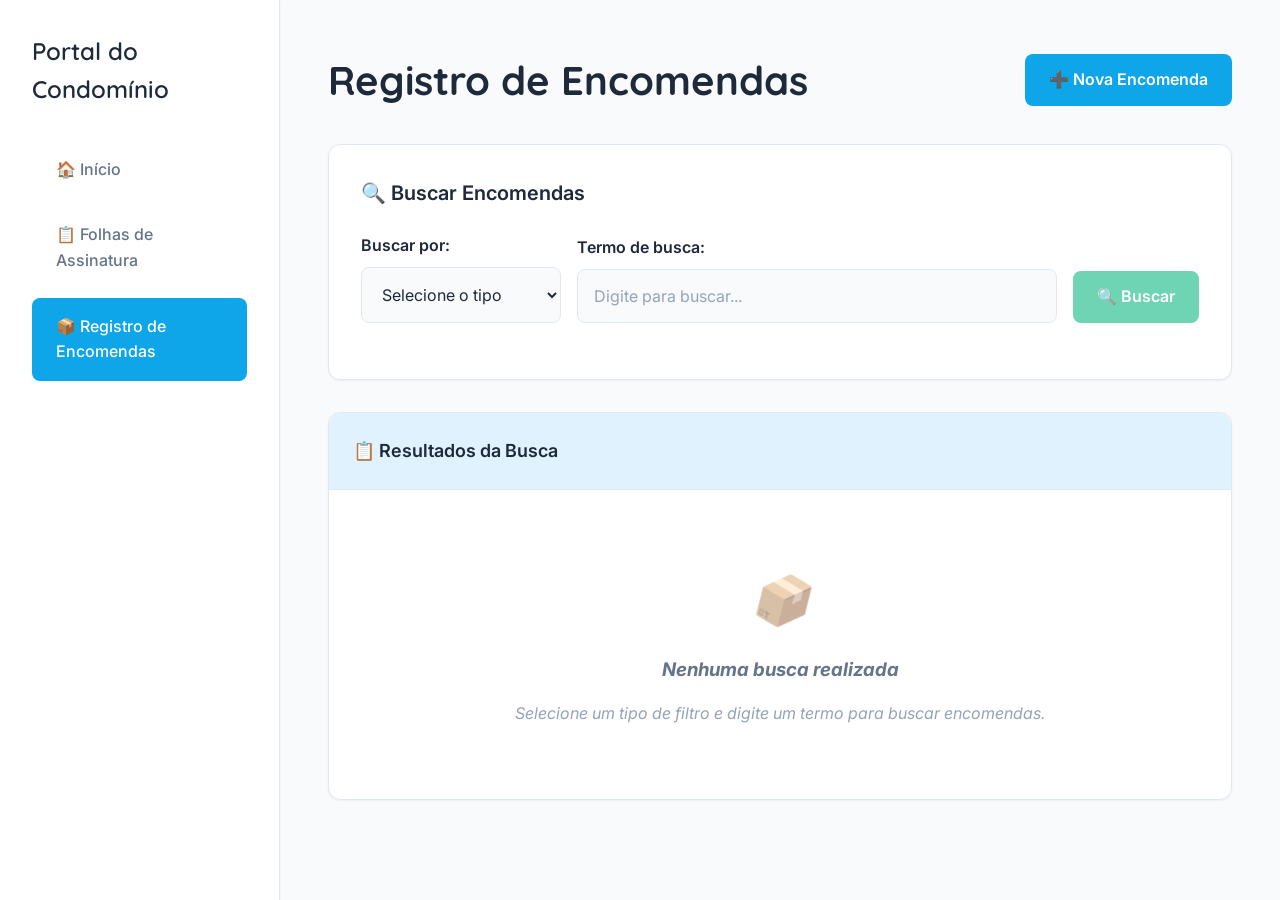
<file: encomendas.html>
<!DOCTYPE html>
<html lang="pt-BR">
<head>
  <meta charset="UTF-8" />
  <meta name="viewport" content="width=device-width, initial-scale=1.0"/>
  <title>Registro de Encomendas</title>
  <link rel="stylesheet" href="css/vars.css">
  <link rel="stylesheet" href="css/style.css">
  <link rel="preconnect" href="https://fonts.googleapis.com">
  <link rel="preconnect" href="https://fonts.gstatic.com" crossorigin>
  <link href="https://fonts.googleapis.com/css2?family=Inter:wght@400;500;600;700&family=Quicksand:wght@400;500;600;700&display=swap" rel="stylesheet">
  <style>
    /* Estilos específicos para encomendas.html */

    .header-actions {
      display: flex;
      justify-content: space-between;
      align-items: center;
      margin-bottom: var(--space-xl);
      flex-wrap: wrap;
      gap: var(--space-md);
    }

    .header-actions h1 {
      margin: 0;
      font-size: 2.5rem;
      font-weight: 700;
      color: var(--color-text-primary);
      font-family: var(--font-secondary);
    }

    .search-section {
      background: var(--color-surface);
      border-radius: var(--border-radius-lg);
      padding: var(--space-xl);
      margin-bottom: var(--space-xl);
      box-shadow: var(--shadow-sm);
      border: 1px solid var(--border-color);
    }

    .search-section h2 {
      margin: 0 0 var(--space-lg) 0;
      font-size: 1.25rem;
      font-weight: 600;
      color: var(--color-text-primary);
    }

    .search-controls {
      display: grid;
      grid-template-columns: 200px 1fr auto; /* Ajustado para melhor controle dos elementos de busca */
      gap: var(--space-md);
      align-items: end; /* Alinha os itens à base */
    }

    .search-controls select,
    .search-controls input {
      padding: var(--space-md);
      border: 1px solid var(--border-color);
      border-radius: var(--border-radius);
      font-size: 1rem;
      font-family: var(--font-primary);
      transition: all var(--transition-fast);
      background: var(--color-background); /* Usar background do body */
      color: var(--color-text-primary);
    }

    .search-controls select:focus,
    .search-controls input:focus {
      outline: none;
      border-color: var(--color-primary);
      box-shadow: 0 0 0 3px var(--color-primary-bg);
    }

    .search-controls input::placeholder {
      color: var(--color-text-muted);
    }

    .results-section {
      background: var(--color-surface);
      border-radius: var(--border-radius-lg);
      overflow: hidden; /* Garante que a tabela não vaze */
      box-shadow: var(--shadow-sm);
      border: 1px solid var(--border-color);
      min-height: 200px; /* Altura mínima para a seção de resultados */
      display: flex; /* Para centralizar o conteúdo de vazio/carregando */
      flex-direction: column; /* Conteúdo em coluna */
    }

    .results-header {
      background: var(--color-primary-bg);
      padding: var(--space-lg);
      border-bottom: 1px solid var(--border-color);
    }

    .results-header h3 {
      margin: 0;
      font-size: 1.125rem;
      font-weight: 600;
      color: var(--color-text-primary);
    }

    .results-content {
      flex-grow: 1; /* Permite que o conteúdo cresça e ocupe o espaço */
      padding: var(--space-lg);
      min-height: 300px; /* Altura mínima para o conteúdo */
      display: flex;
      align-items: center;
      justify-content: center;
      overflow-x: auto; /* Adiciona scroll horizontal para tabelas grandes */
    }

    .results-content.loading,
    .results-content.empty {
      color: var(--color-text-muted);
      font-style: italic;
      text-align: center;
      flex-direction: column;
      gap: var(--space-md);
    }

    .results-content table {
      width: 100%;
      border-collapse: collapse;
      font-size: 0.875rem;
      min-width: 600px; /* Garante que a tabela tenha uma largura mínima para rolagem */
    }

    .results-content th {
      background: var(--color-background); /* Fundo dos cabeçalhos da tabela */
      color: var(--color-text-primary);
      padding: var(--space-md);
      text-align: left;
      font-weight: 600;
      border-bottom: 2px solid var(--border-color);
      position: sticky; /* Fixa o cabeçalho ao rolar a tabela */
      top: 0;
      z-index: 10;
    }

    .results-content td {
      padding: var(--space-md);
      border-bottom: 1px solid var(--border-color);
      color: var(--color-text-secondary);
      vertical-align: middle;
    }

    .results-content tr:hover {
      background: var(--color-surface-hover);
    }

    .results-content tr:last-child td {
      border-bottom: none;
    }

    .status-badge {
      padding: var(--space-xs) var(--space-sm);
      border-radius: var(--border-radius);
      font-size: 0.75rem;
      font-weight: 600;
      text-transform: uppercase;
      letter-spacing: 0.5px;
    }

    /* Cores dos badges de status - usar as variáveis do vars.css */
    .status-badge.cadastrado { /* Renomeado de 'ativo' para 'cadastrado' conforme o CSV */
      background: var(--color-info); /* Cor de informação, azul */
      color: var(--color-text-inverse);
    }

    .status-badge.entregue {
      background: var(--color-secondary); /* Cor de sucesso, verde */
      color: var(--color-text-inverse);
    }

    .status-badge.pendente { /* Se houver um status "pendente" */
      background: var(--color-warning); /* Cor de aviso, laranja */
      color: var(--color-text-inverse);
    }

    .btn-action {
      /* Estilos para o botão de ação dentro da tabela */
      padding: var(--space-sm) var(--space-md);
      font-size: 0.875rem;
      border-radius: var(--border-radius);
      border: none;
      cursor: pointer;
      transition: all var(--transition-fast);
      font-weight: 500;
      text-decoration: none;
      display: inline-flex;
      align-items: center;
      gap: var(--space-xs);
    }

    .btn-action.btn-baixa {
      background: var(--color-primary);
      color: var(--color-text-inverse);
    }

    .btn-action.btn-baixa:hover {
      background: var(--color-primary-dark);
      transform: translateY(-1px);
    }

    .btn-action.btn-baixa:disabled {
      background: var(--color-text-muted);
      cursor: not-allowed;
      transform: none;
      box-shadow: none;
      opacity: 0.7;
    }

    .empty-state {
      text-align: center;
      padding: var(--space-2xl);
    }

    .empty-state .icon {
      font-size: 3rem;
      margin-bottom: var(--space-md);
      opacity: 0.5;
    }

    .empty-state h3 {
      margin: 0 0 var(--space-md) 0;
      color: var(--color-text-secondary);
    }

    .empty-state p {
      margin: 0;
      color: var(--color-text-muted);
    }

    .loading-spinner {
      border: 3px solid var(--color-primary-bg);
      border-top: 3px solid var(--color-primary);
      border-radius: 50%;
      width: 40px;
      height: 40px;
      animation: spin 1s linear infinite;
      margin: 0 auto var(--space-md);
    }

    @keyframes spin {
      0% { transform: rotate(0deg); }
      100% { transform: rotate(360deg); }
    }

    .error-message {
      background: var(--color-error); /* Usar a cor de erro */
      color: var(--color-text-inverse);
      padding: var(--space-lg);
      border-radius: var(--border-radius);
      border: 1px solid var(--color-error);
      margin: var(--space-md) 0;
    }

    .success-message {
      background: var(--color-secondary-bg); /* Usar o background de sucesso */
      color: var(--color-secondary-dark); /* Usar a cor de texto de sucesso */
      padding: var(--space-lg);
      border-radius: var(--border-radius);
      border: 1px solid var(--color-secondary-light);
      margin: var(--space-md) 0;
    }

    /* Modal melhorado - já presente no style.css, apenas ajustes finos ou sobreescritas */
    .modal-overlay {
      animation: fadeIn 0.3s ease-out; /* Já presente, apenas garantindo */
    }

    .modal-content {
      animation: slideIn 0.3s ease-out; /* Já presente, apenas garantindo */
    }

    .modal-header {
      background: var(--color-primary-bg); /* Fundo do cabeçalho do modal */
      border-radius: var(--border-radius-xl) var(--border-radius-xl) 0 0; /* Bordas arredondadas no topo */
      padding: var(--space-xl); /* Ajuste de padding */
      border-bottom: 1px solid var(--border-color); /* Separador */
    }

    .modal-header h2 {
      margin: 0;
      font-size: 1.5rem;
      font-weight: 600;
      color: var(--color-text-primary);
    }

    .modal-body {
      padding: var(--space-xl);
    }

    .modal-form {
      display: flex;
      flex-direction: column;
      gap: var(--space-lg);
    }

    .form-row {
      display: grid;
      grid-template-columns: 1fr 1fr;
      gap: var(--space-md);
    }

    .form-group {
      display: flex;
      flex-direction: column;
    }

    .form-group label {
      margin-bottom: var(--space-sm);
      font-weight: 600;
      color: var(--color-text-primary);
    }

    .form-group input,
    .form-group textarea {
      padding: var(--space-md);
      border: 1px solid var(--border-color);
      border-radius: var(--border-radius);
      font-size: 1rem;
      font-family: var(--font-primary);
      transition: all var(--transition-fast);
      background: var(--color-background); /* Usar background do body */
      color: var(--color-text-primary);
    }

    .form-group input:focus,
    .form-group textarea:focus {
      outline: none;
      border-color: var(--color-primary);
      box-shadow: 0 0 0 3px var(--color-primary-bg);
    }

    .form-group textarea {
      resize: vertical;
      min-height: 80px;
    }

    .form-actions {
      display: flex;
      gap: var(--space-md);
      justify-content: flex-end;
      padding-top: var(--space-lg);
      border-top: 1px solid var(--border-color);
    }

    /* Responsividade - já presente, apenas garantindo */
    @media (max-width: 768px) {
      .header-actions {
        flex-direction: column;
        align-items: stretch;
      }

      .header-actions h1 {
        font-size: 2rem;
        text-align: center;
      }

      .search-controls {
        grid-template-columns: 1fr;
        gap: var(--space-md);
      }

      .form-row {
        grid-template-columns: 1fr;
      }

      .form-actions {
        flex-direction: column;
      }

      .results-content {
        overflow-x: auto;
      }

      .results-content table {
        min-width: 600px;
      }
    }
  </style>
</head>
<body class="layout">
  <button class="menu-toggle" id="menuToggle">☰</button>
  
  <aside class="sidebar" id="sidebar">
    <h2>Portal do Condomínio</h2>
    <nav>
      <ul>
        <li><a href="index.html">🏠 Início</a></li>
        <li><a href="folhas.html">📋 Folhas de Assinatura</a></li>
        <li><a href="encomendas.html" class="active">📦 Registro de Encomendas</a></li>
      </ul>
    </nav>
  </aside>

  <main class="main-content fade-in">
    <div class="header-actions">
      <h1>Registro de Encomendas</h1>
      <button class="btn btn-primary" id="btnNovaEncomenda">
        ➕ Nova Encomenda
      </button>
    </div>

    <div class="search-section card"> <h2>🔍 Buscar Encomendas</h2>
      <div class="search-controls">
        <div class="form-group">
          <label for="filtroTipo">Buscar por:</label>
          <select id="filtroTipo" class="form-control"> <option value="">Selecione o tipo</option>
            <option value="identificador">Identificador</option>
            <option value="destinatario">Destinatário</option>
            <option value="unidade">Unidade</option>
          </select>
        </div>
        
        <div class="form-group">
          <label for="campoBusca">Termo de busca:</label>
          <input type="text" id="campoBusca" placeholder="Digite para buscar..." disabled class="form-control">
        </div>
        
        <div class="form-group">
          <label for="btnBuscar" style="visibility: hidden;">Ação</label> 
          <button class="btn btn-secondary" id="btnBuscar" disabled>
            🔍 Buscar
          </button>
        </div>
      </div>
    </div>

    <div class="results-section table-container"> <div class="results-header">
        <h3>📋 Resultados da Busca</h3>
      </div>
      <div class="results-content empty" id="resultados">
        <div class="empty-state">
          <div class="icon">📦</div>
          <h3>Nenhuma busca realizada</h3>
          <p>Selecione um tipo de filtro e digite um termo para buscar encomendas.</p>
        </div>
      </div>
    </div>
  </main>

  <div class="modal-overlay" id="modalForm">
    <div class="modal-content">
      <div class="modal-header">
        <h2>📦 Nova Encomenda</h2>
        <button class="btn btn-outline btn-sm" id="btnFecharModal">✕ Fechar</button>
      </div>
      <div class="modal-body">
        <form class="modal-form" id="formEncomenda">
          <div class="form-row">
            <div class="form-group">
              <label for="remetente">Remetente *</label>
              <input type="text" id="remetente" name="remetente" required>
            </div>
            <div class="form-group">
              <label for="destinatario">Destinatário *</label>
              <input type="text" id="destinatario" name="destinatario" required>
            </div>
          </div>
          
          <div class="form-row">
            <div class="form-group">
              <label for="tipo">Tipo *</label>
              <input type="text" id="tipo" name="tipo" required>
            </div>
            <div class="form-group">
              <label for="identificador">Identificador *</label>
              <input type="text" id="identificador" name="identificador" required>
            </div>
          </div>
          
          <div class="form-group">
            <label for="observacao">Observação</label>
            <textarea id="observacao" name="observacao" rows="3" placeholder="Informações adicionais sobre a encomenda..."></textarea>
          </div>
          
          <input type="hidden" name="carimbo" id="dataCadastro">
          
          <div class="form-actions">
            <button type="button" class="btn btn-outline" id="btnCancelar">Cancelar</button>
            <button type="submit" class="btn btn-primary" id="btnSubmit">
              📤 Registrar Encomenda
            </button>
          </div>
        </form>
        
        <div id="msgSucesso" class="success-message" style="display: none;">
          ✅ Encomenda registrada com sucesso!
        </div>
        
        <div id="msgErro" class="error-message" style="display: none;">
          ❌ Erro ao registrar encomenda. Tente novamente.
        </div>
      </div>
    </div>
  </div>

  <script>
    // Configurações
    const CONFIG = {
      csvURL: "https://docs.google.com/spreadsheets/d/e/2PACX-1vQDrmqNR9BEgPo1hWtq5uEj6282P6zEBB3w2iIOXhwIIhFE1R5olVB_S1bP-3F_u3iGkSFjCchFolYr/pub?output=csv",
      formBaixaURL: "https://docs.google.com/forms/d/e/1FAIpQLSfnWApRVsslQZQ8tcJZuKi6pP0lAEVKe1eU__mixDTMf1OGYQ/viewform",
      scriptURL: "https://script.google.com/macros/s/AKfycbyGrFMv4k9IqNVOB4vzo0brf0jne1zvbj0AGx26Rn3_NbFJvotP-y8hr8nttKtAztkd/exec"
    };

    // Elementos DOM
    const elementos = {
      filtroTipo: document.getElementById("filtroTipo"),
      campoBusca: document.getElementById("campoBusca"),
      btnBuscar: document.getElementById("btnBuscar"),
      resultados: document.getElementById("resultados"),
      btnNovaEncomenda: document.getElementById("btnNovaEncomenda"),
      modal: document.getElementById("modalForm"),
      btnFecharModal: document.getElementById("btnFecharModal"),
      btnCancelar: document.getElementById("btnCancelar"),
      form: document.getElementById("formEncomenda"),
      btnSubmit: document.getElementById("btnSubmit"),
      msgSucesso: document.getElementById("msgSucesso"),
      msgErro: document.getElementById("msgErro"),
      dataCadastro: document.getElementById("dataCadastro"),
      menuToggle: document.getElementById("menuToggle"),
      sidebar: document.getElementById("sidebar")
    };

    // Estado da aplicação
    let dadosCache = [];
    let buscando = false;

    // Inicialização
    document.addEventListener('DOMContentLoaded', function() {
      inicializarEventos();
    });

    function inicializarEventos() {
      // Menu mobile
      elementos.menuToggle.addEventListener('click', () => {
        elementos.sidebar.classList.toggle('active');
      });

      document.addEventListener('click', (e) => {
        if (window.innerWidth <= 768 && 
            !elementos.sidebar.contains(e.target) && 
            !elementos.menuToggle.contains(e.target)) {
          elementos.sidebar.classList.remove('active');
        }
      });

      // Filtros
      elementos.filtroTipo.addEventListener('change', aoMudarFiltro);
      elementos.campoBusca.addEventListener('input', aoDigitarBusca);
      elementos.campoBusca.addEventListener('keypress', (e) => {
        if (e.key === 'Enter') {
          e.preventDefault();
          buscarEncomendas();
        }
      });
      elementos.btnBuscar.addEventListener('click', buscarEncomendas);

      // Modal
      elementos.btnNovaEncomenda.addEventListener('click', abrirModal);
      elementos.btnFecharModal.addEventListener('click', fecharModal);
      elementos.btnCancelar.addEventListener('click', fecharModal);
      elementos.form.addEventListener('submit', enviarFormulario);

      // Fechar modal ao clicar fora
      elementos.modal.addEventListener('click', (e) => {
        if (e.target === elementos.modal) {
          fecharModal();
        }
      });
    }

    function aoMudarFiltro() {
      const tipoSelecionado = elementos.filtroTipo.value;
      
      if (tipoSelecionado) {
        elementos.campoBusca.disabled = false;
        elementos.campoBusca.placeholder = `Digite o ${tipoSelecionado}...`;
        elementos.campoBusca.focus();
        atualizarBotaoBusca();
      } else {
        elementos.campoBusca.disabled = true;
        elementos.campoBusca.value = '';
        elementos.campoBusca.placeholder = 'Digite para buscar...';
        elementos.btnBuscar.disabled = true;
        mostrarEstadoVazio();
      }
    }

    function aoDigitarBusca() {
      atualizarBotaoBusca();
    }

    function atualizarBotaoBusca() {
      const temTipo = elementos.filtroTipo.value;
      const temTermo = elementos.campoBusca.value.trim();
      elementos.btnBuscar.disabled = !temTipo || !temTermo || buscando;
    }

    async function buscarEncomendas() {
      if (buscando) return;
      
      const tipoFiltro = elementos.filtroTipo.value;
      const termo = elementos.campoBusca.value.trim();
      
      if (!tipoFiltro || !termo) {
        mostrarErro('Selecione um tipo de filtro e digite um termo para buscar.');
        return;
      }

      buscando = true;
      mostrarCarregando();
      atualizarBotaoBusca();

      try {
        const dados = await carregarDados();
        const resultados = filtrarDados(dados, tipoFiltro, termo);
        mostrarResultados(resultados);
      } catch (error) {
        console.error('Erro ao buscar:', error);
        mostrarErro('Erro ao carregar dados. Verifique sua conexão.');
      } finally {
        buscando = false;
        atualizarBotaoBusca();
      }
    }

    async function carregarDados() {
      try {
        const response = await fetch(CONFIG.csvURL);
        if (!response.ok) throw new Error('Erro ao carregar dados');
        
        const csvText = await response.text();
        return parseCSV(csvText);
      } catch (error) {
        throw new Error('Falha ao carregar dados do servidor');
      }
    }

    function parseCSV(csvText) {
      const linhas = csvText.trim().split('\n');
      if (linhas.length < 2) return [];
      
      const cabecalho = linhas[0].split(',').map(col => col.trim().replace(/"/g, ''));
      const dados = [];
      
      for (let i = 1; i < linhas.length; i++) {
        const linha = linhas[i];
        const valores = parseCSVLine(linha);
        
        if (valores.length === cabecalho.length) {
          const obj = {};
          cabecalho.forEach((col, index) => {
            obj[col] = valores[index]?.trim().replace(/"/g, '') || '';
          });
          dados.push(obj);
        }
      }
      
      return dados;
    }

    function parseCSVLine(linha) {
      const resultado = [];
      let atual = '';
      let dentroAspas = false;
      
      for (let i = 0; i < linha.length; i++) {
        const char = linha[i];
        
        if (char === '"') {
          dentroAspas = !dentroAspas;
        } else if (char === ',' && !dentroAspas) {
          resultado.push(atual);
          atual = '';
        } else {
          atual += char;
        }
      }
      
      resultado.push(atual);
      return resultado;
    }

    function filtrarDados(dados, tipo, termo) {
      const termoUpper = termo.toUpperCase();
      const campoMap = {
        'identificador': 'Identificador',
        'destinatario': 'Destinatário',
        'unidade': 'Unidade Condominial'
      };
      
      const campo = campoMap[tipo];
      if (!campo) return [];
      
      return dados.filter(item => 
        item[campo] && item[campo].toUpperCase().includes(termoUpper)
      );
    }

    function mostrarCarregando() {
      elementos.resultados.className = 'results-content loading';
      elementos.resultados.innerHTML = `
        <div>
          <div class="loading-spinner"></div>
          <p>Buscando encomendas...</p>
        </div>
      `;
    }

    function mostrarResultados(dados) {
      elementos.resultados.className = 'results-content';
      
      if (dados.length === 0) {
        elementos.resultados.innerHTML = `
          <div class="empty-state">
            <div class="icon">🔍</div>
            <h3>Nenhuma encomenda encontrada</h3>
            <p>Tente buscar com outros termos ou verifique a ortografia.</p>
          </div>
        `;
        return;
      }

      const html = gerarTabelaResultados(dados);
      elementos.resultados.innerHTML = html;
    }

    function gerarTabelaResultados(dados) {
      const colunas = [
        { key: 'Data de cadastro', label: 'Data' },
        { key: 'Status', label: 'Status' },
        { key: 'Identificador', label: 'Identificador' },
        { key: 'Unidade Condominial', label: 'Unidade' },
        { key: 'Remetente', label: 'Remetente' },
        { key: 'Destinatário', label: 'Destinatário' },
        { key: 'acoes', label: 'Ações' }
      ];

      let html = '<table><thead><tr>';
      colunas.forEach(col => {
        html += `<th>${col.label}</th>`;
      });
      html += '</tr></thead><tbody>';

      dados.forEach(item => {
        html += '<tr>';
        colunas.forEach(col => {
          if (col.key === 'acoes') {
            const isEntregue = item['Status']?.toLowerCase() === 'entregue';
            const desabilitado = isEntregue ? 'disabled' : '';
            html += `
              <td>
                <button class="btn-action btn-baixa" 
                        onclick="darBaixa('${item['Identificador']}')" 
                        ${desabilitado}>
                  ${isEntregue ? 'Entregue' : '📤 Dar Baixa'}
                </button>
              </td>
            `;
          } else if (col.key === 'Status') {
            const status = item[col.key]?.toLowerCase() || 'cadastrado'; // Default para 'cadastrado'
            html += `
              <td>
                <span class="status-badge ${status}">
                  ${item[col.key] || 'Cadastrado'}
                </span>
              </td>
            `;
          } else {
            html += `<td>${item[col.key] || '-'}</td>`;
          }
        });
        html += '</tr>';
      });

      html += '</tbody></table>';
      return html;
    }

    function mostrarEstadoVazio() {
      elementos.resultados.className = 'results-content empty';
      elementos.resultados.innerHTML = `
        <div class="empty-state">
          <div class="icon">📦</div>
          <h3>Nenhuma busca realizada</h3>
          <p>Selecione um tipo de filtro e digite um termo para buscar encomendas.</p>
        </div>
      `;
    }

    function mostrarErro(mensagem) {
      elementos.resultados.className = 'results-content empty';
      elementos.resultados.innerHTML = `
        <div class="empty-state">
          <div class="icon">❌</div>
          <h3>Erro</h3>
          <p>${mensagem}</p>
        </div>
      `;
    }

    function darBaixa(identificador) {
      if (!identificador) {
        alert('Identificador não encontrado.');
        return;
      }
      
      const url = `${CONFIG.formBaixaURL}?usp=pp_url&entry.1752641806=${encodeURIComponent(identificador)}`;
      window.open(url, '_blank');
    }

    function abrirModal() {
      elementos.dataCadastro.value = new Date().toLocaleString("pt-BR");
      elementos.modal.style.display = 'flex';
      elementos.form.reset();
      elementos.msgSucesso.style.display = 'none';
      elementos.msgErro.style.display = 'none';
      
      // Foco no primeiro campo
      setTimeout(() => {
        document.getElementById('remetente').focus();
      }, 100);
    }

    function fecharModal() {
      elementos.modal.style.display = 'none';
      elementos.form.reset();
      elementos.msgSucesso.style.display = 'none';
      elementos.msgErro.style.display = 'none';
    }

    async function enviarFormulario(event) {
      event.preventDefault();

      elementos.btnSubmit.disabled = true;
      elementos.btnSubmit.textContent = 'Registrando...';
      elementos.msgSucesso.style.display = 'none';
      elementos.msgErro.style.display = 'none';

      const dados = new FormData(elementos.form);
      const json = Object.fromEntries(dados.entries());

      try {
        const response = await fetch(CONFIG.scriptURL, {
          method: "POST",
          headers: { "Content-Type": "application/json" },
          body: JSON.stringify(json)
        });

        if (!response.ok) {
          throw new Error(`Erro HTTP: ${response.status}`);
        }
        
        elementos.msgSucesso.style.display = 'block';
        elementos.form.reset();
        // Opcional: recarregar a busca após o registro se o modal fechar automaticamente
        // setTimeout(() => { fecharModal(); buscarEncomendas(); }, 1500); 

      } catch (err) {
        console.error("Erro ao enviar formulário:", err);
        elementos.msgErro.style.display = 'block';
        alert("Erro ao registrar encomenda. Verifique sua conexão ou fale com o administrador.");
      } finally {
        elementos.btnSubmit.disabled = false;
        elementos.btnSubmit.textContent = '📤 Registrar Encomenda';
      }
    }
  </script>
</body>
</html>
</file>
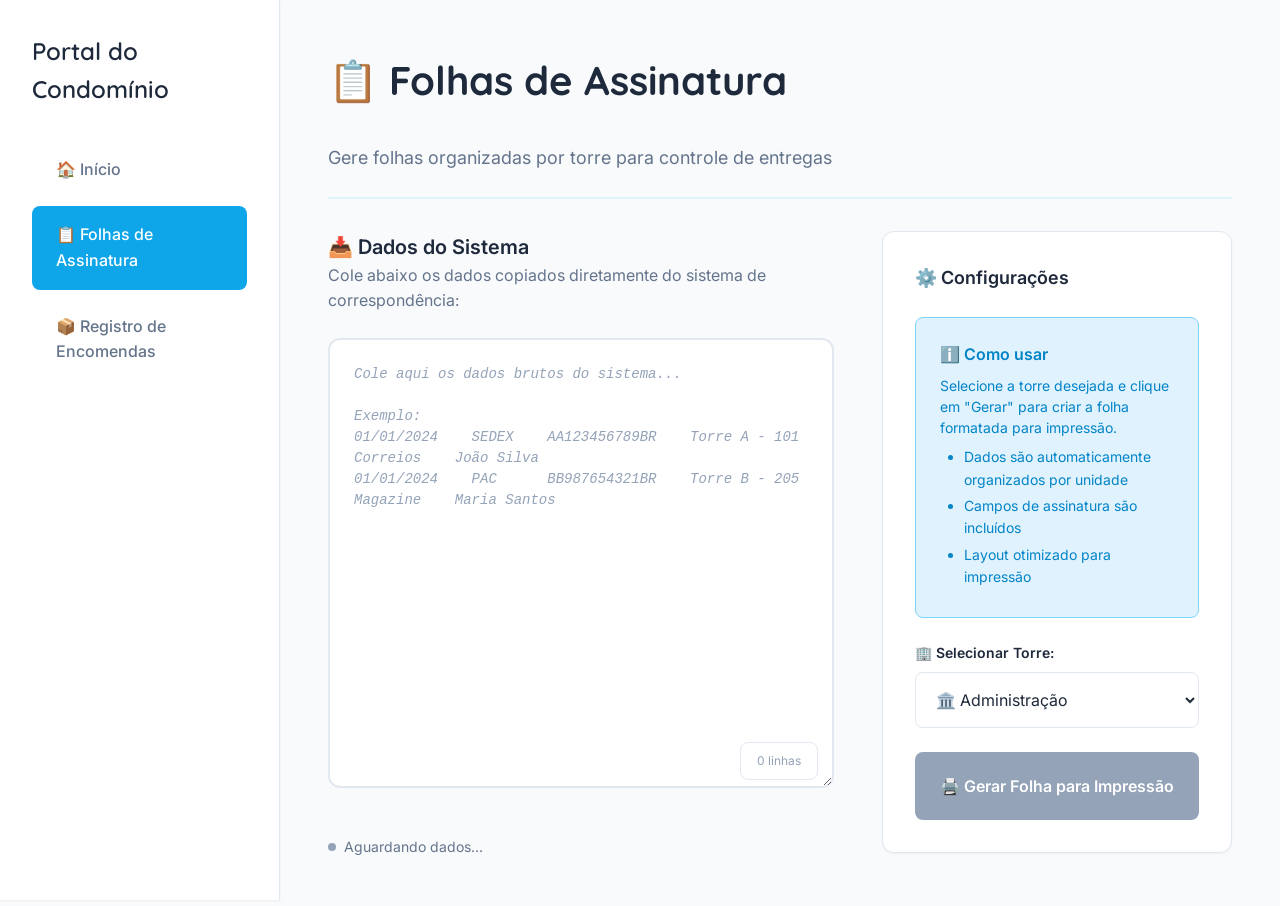
<file: folhas.html>
<!DOCTYPE html>
<html lang="pt-BR">
<head>
  <meta charset="UTF-8" />
  <meta name="viewport" content="width=device-width, initial-scale=1.0"/>
  <title>Folhas de Assinatura - Portal do Condomínio</title>
  <link rel="stylesheet" href="css/vars.css">
  <link rel="stylesheet" href="css/style.css">
  <link rel="preconnect" href="https://fonts.googleapis.com">
  <link rel="preconnect" href="https://fonts.gstatic.com" crossorigin>
  <link href="https://fonts.googleapis.com/css2?family=Inter:wght@400;500;600;700&family=Quicksand:wght@400;500;600;700&display=swap" rel="stylesheet">
  <style>
    .folha-header {
      display: flex;
      justify-content: space-between;
      align-items: center;
      margin-bottom: var(--space-xl);
      padding-bottom: var(--space-lg);
      border-bottom: 2px solid var(--color-primary-bg);
    }
    
    .folha-title {
      font-size: 2.25rem;
      font-weight: 700;
      color: var(--color-text-primary);
      margin: 0;
      display: flex;
      align-items: center;
      gap: var(--space-md);
    }
    
    .folha-subtitle {
      color: var(--color-text-secondary);
      font-size: 1.125rem;
      margin: var(--space-sm) 0 0 0;
    }
    
    .folha-container {
      display: grid;
      grid-template-columns: 1fr 350px;
      gap: var(--space-2xl);
      margin-top: var(--space-xl);
    }
    
    .input-section {
      display: flex;
      flex-direction: column;
      gap: var(--space-lg);
    }
    
    .input-section h3 {
      font-size: 1.25rem;
      font-weight: 600;
      color: var(--color-text-primary);
      margin: 0;
      display: flex;
      align-items: center;
      gap: var(--space-sm);
    }
    
    .input-section p {
      color: var(--color-text-secondary);
      margin: 0;
      line-height: 1.6;
    }
    
    .textarea-container {
      position: relative;
      flex: 1;
    }
    
    .textarea-container textarea {
      width: 100%;
      height: 450px;
      background: var(--color-surface);
      border: 2px solid var(--border-color);
      border-radius: var(--border-radius-lg);
      resize: vertical;
      padding: var(--space-lg);
      font-size: 14px;
      font-family: 'Fira Code', 'Monaco', 'Menlo', monospace;
      color: var(--color-text-primary);
      transition: all var(--transition-fast);
      line-height: 1.5;
      min-height: 300px;
    }
    
    .textarea-container textarea:focus {
      outline: none;
      border-color: var(--color-primary);
      box-shadow: 0 0 0 3px var(--color-primary-bg);
    }
    
    .textarea-container textarea::placeholder {
      color: var(--color-text-muted);
      font-style: italic;
    }
    
    .textarea-info {
      position: absolute;
      bottom: var(--space-md);
      right: var(--space-md);
      background: var(--color-surface);
      color: var(--color-text-muted);
      padding: var(--space-sm) var(--space-md);
      border-radius: var(--border-radius);
      font-size: 0.75rem;
      border: 1px solid var(--border-color);
      pointer-events: none;
    }
    
    .controls-section {
      background: var(--color-surface);
      border: 1px solid var(--border-color);
      border-radius: var(--border-radius-lg);
      padding: var(--space-xl);
      height: fit-content;
      box-shadow: var(--shadow-sm);
    }
    
    .controls-section h3 {
      font-size: 1.125rem;
      font-weight: 600;
      color: var(--color-text-primary);
      margin: 0 0 var(--space-lg) 0;
      display: flex;
      align-items: center;
      gap: var(--space-sm);
    }
    
    .form-group {
      margin-bottom: var(--space-lg);
    }
    
    .form-group label {
      display: block;
      margin-bottom: var(--space-sm);
      font-weight: 600;
      color: var(--color-text-primary);
      font-size: 0.875rem;
    }
    
    .form-group select {
      width: 100%;
      padding: var(--space-md);
      border: 1px solid var(--border-color);
      border-radius: var(--border-radius);
      font-size: 1rem;
      font-family: var(--font-primary);
      transition: all var(--transition-fast);
      background: var(--color-surface);
      color: var(--color-text-primary);
      cursor: pointer;
    }
    
    .form-group select:focus {
      outline: none;
      border-color: var(--color-primary);
      box-shadow: 0 0 0 3px var(--color-primary-bg);
    }
    
    .form-group select option {
      padding: var(--space-sm);
    }
    
    .generate-btn {
      width: 100%;
      padding: var(--space-lg);
      background: var(--color-primary);
      color: var(--color-text-inverse);
      border: none;
      border-radius: var(--border-radius);
      font-size: 1rem;
      font-weight: 600;
      cursor: pointer;
      transition: all var(--transition-fast);
      display: flex;
      align-items: center;
      justify-content: center;
      gap: var(--space-sm);
      font-family: var(--font-primary);
      min-height: 48px;
    }
    
    .generate-btn:hover {
      background: var(--color-primary-dark);
      transform: translateY(-2px);
      box-shadow: var(--shadow-md);
    }
    
    .generate-btn:active {
      transform: translateY(0);
    }
    
    .generate-btn:disabled {
      background: var(--color-text-muted);
      cursor: not-allowed;
      transform: none;
    }
    
    .info-card {
      background: var(--color-primary-bg);
      border: 1px solid var(--color-primary-light);
      border-radius: var(--border-radius);
      padding: var(--space-lg);
      margin-bottom: var(--space-lg);
    }
    
    .info-card h4 {
      font-size: 1rem;
      font-weight: 600;
      color: var(--color-primary-dark);
      margin: 0 0 var(--space-sm) 0;
    }
    
    .info-card p {
      color: var(--color-primary-dark);
      margin: 0;
      font-size: 0.875rem;
      line-height: 1.5;
    }
    
    .info-card ul {
      margin: var(--space-sm) 0 0 0;
      padding-left: var(--space-lg);
      color: var(--color-primary-dark);
      font-size: 0.875rem;
    }
    
    .info-card li {
      margin-bottom: var(--space-xs);
    }
    
    .status-indicator {
      display: flex;
      align-items: center;
      gap: var(--space-sm);
      margin-top: var(--space-md);
      font-size: 0.875rem;
      color: var(--color-text-secondary);
    }
    
    .status-dot {
      width: 8px;
      height: 8px;
      border-radius: 50%;
      background: var(--color-text-muted);
    }
    
    .status-dot.ready {
      background: var(--color-success);
    }
    
    /* Responsividade */
    @media (max-width: 1024px) {
      .folha-container {
        grid-template-columns: 1fr;
        gap: var(--space-xl);
      }
      
      .controls-section {
        order: -1;
      }
    }
    
    @media (max-width: 768px) {
      .folha-header {
        flex-direction: column;
        align-items: flex-start;
        gap: var(--space-md);
      }
      
      .folha-title {
        font-size: 1.875rem;
      }
      
      .textarea-container textarea {
        height: 350px;
      }
      
      .controls-section {
        padding: var(--space-lg);
      }
    }
    
    @media (max-width: 480px) {
      .folha-title {
        font-size: 1.5rem;
      }
      
      .textarea-container textarea {
        height: 300px;
        font-size: 12px;
      }
    }
  </style>
</head>
<body class="layout">
  <button class="menu-toggle" id="menuToggle">☰</button>
  
  <aside class="sidebar" id="sidebar">
    <h2>Portal do Condomínio</h2>
    <nav>
      <ul>
        <li><a href="index.html">🏠 Início</a></li>
        <li><a href="folhas.html" class="active">📋 Folhas de Assinatura</a></li>
        <li><a href="encomendas.html">📦 Registro de Encomendas</a></li>
      </ul>
    </nav>
  </aside>
  
  <main class="main-content">
    <div class="fade-in">
      <div class="folha-header">
        <div>
          <h1 class="folha-title">
            📋 Folhas de Assinatura
          </h1>
          <p class="folha-subtitle">Gere folhas organizadas por torre para controle de entregas</p>
        </div>
      </div>
      
      <div class="folha-container">
        <div class="input-section">
          <div>
            <h3>📥 Dados do Sistema</h3>
            <p>Cole abaixo os dados copiados diretamente do sistema de correspondência:</p>
          </div>
          
          <div class="textarea-container">
            <textarea 
              id="entrada" 
              placeholder="Cole aqui os dados brutos do sistema...&#10;&#10;Exemplo:&#10;01/01/2024    SEDEX    AA123456789BR    Torre A - 101    Correios    João Silva&#10;01/01/2024    PAC      BB987654321BR    Torre B - 205    Magazine    Maria Santos"
            ></textarea>
            <div class="textarea-info" id="textareaInfo">
              0 linhas
            </div>
          </div>
          
          <div class="status-indicator">
            <div class="status-dot" id="statusDot"></div>
            <span id="statusText">Aguardando dados...</span>
          </div>
        </div>
        
        <div class="controls-section">
          <h3>⚙️ Configurações</h3>
          
          <div class="info-card">
            <h4>ℹ️ Como usar</h4>
            <p>Selecione a torre desejada e clique em "Gerar" para criar a folha formatada para impressão.</p>
            <ul>
              <li>Dados são automaticamente organizados por unidade</li>
              <li>Campos de assinatura são incluídos</li>
              <li>Layout otimizado para impressão</li>
            </ul>
          </div>
          
          <div class="form-group">
            <label for="torre">🏢 Selecionar Torre:</label>
            <select id="torre">
              <option value="ADMINISTRACAO">🏛️ Administração</option>
              <option value="TORRE A">🏢 Torre A</option>
              <option value="TORRE B">🏢 Torre B</option>
              <option value="TORRE C">🏢 Torre C</option>
              <option value="TORRE D">🏢 Torre D</option>
              <option value="TORRE E">🏢 Torre E</option>
            </select>
          </div>
          
          <button class="generate-btn" onclick="gerarTabela()" id="generateBtn" disabled>
            🖨️ Gerar Folha para Impressão
          </button>
        </div>
      </div>
    </div>
  </main>
  
  <div id="fallbackArea" style="display: none;"></div>
  
  <script src="js/folhas.js"></script>
</body>
</html>
</file>
<file: css/vars.css>
:root {
  /* Fontes */
  --font-primary: "Inter", -apple-system, BlinkMacSystemFont, "Segoe UI", Roboto, sans-serif;
  --font-secondary: "Quicksand", sans-serif;
  
  /* Paleta de cores moderna */
  --color-background: #f8fafc;
  --color-surface: #ffffff;
  --color-surface-hover: #f1f5f9;
  
  --color-primary: #0ea5e9;
  --color-primary-dark: #0284c7;
  --color-primary-light: #7dd3fc;
  --color-primary-bg: #e0f2fe;
  
  --color-secondary: #10b981;
  --color-secondary-dark: #059669;
  --color-secondary-light: #6ee7b7;
  --color-secondary-bg: #d1fae5;
  
  --color-accent: #8b5cf6;
  --color-accent-dark: #7c3aed;
  
  /* Cores de texto */
  --color-text-primary: #1e293b;
  --color-text-secondary: #64748b;
  --color-text-muted: #94a3b8;
  --color-text-inverse: #ffffff;
  
  /* Cores de status */
  --color-success: #10b981;
  --color-warning: #f59e0b;
  --color-error: #ef4444;
  --color-info: #0ea5e9;
  
  /* Bordas e sombras */
  --border-radius: 8px;
  --border-radius-lg: 12px;
  --border-radius-xl: 16px;
  
  --border-color: #e2e8f0;
  --border-color-hover: #cbd5e1;
  
  --shadow-sm: 0 1px 2px 0 rgba(0, 0, 0, 0.05);
  --shadow-md: 0 4px 6px -1px rgba(0, 0, 0, 0.1), 0 2px 4px -1px rgba(0, 0, 0, 0.06);
  --shadow-lg: 0 10px 15px -3px rgba(0, 0, 0, 0.1), 0 4px 6px -2px rgba(0, 0, 0, 0.05);
  --shadow-xl: 0 20px 25px -5px rgba(0, 0, 0, 0.1), 0 10px 10px -5px rgba(0, 0, 0, 0.04);
  
  /* Espaçamentos */
  --space-xs: 0.25rem;
  --space-sm: 0.5rem;
  --space-md: 1rem;
  --space-lg: 1.5rem;
  --space-xl: 2rem;
  --space-2xl: 3rem;
  
  /* Transitions */
  --transition-fast: 150ms ease-in-out;
  --transition-normal: 300ms ease-in-out;
  --transition-slow: 500ms ease-in-out;
  
  /* Breakpoints */
  --breakpoint-sm: 640px;
  --breakpoint-md: 768px;
  --breakpoint-lg: 1024px;
  --breakpoint-xl: 1280px;
}
</file>
<file: css/style.css>
/* Reset e base */
*,
*::before,
*::after {
  box-sizing: border-box;
}

body,
html {
  margin: 0;
  padding: 0;
  font-family: var(--font-primary);
  background: var(--color-background);
  color: var(--color-text-primary);
  line-height: 1.6;
}

/* Layout principal */
.layout {
  display: flex;
  min-height: 100vh;
  position: relative;
}

/* Sidebar */
.sidebar {
  width: 280px;
  background: var(--color-surface);
  border-right: 1px solid var(--border-color);
  padding: var(--space-xl);
  box-shadow: var(--shadow-sm);
  position: fixed;
  height: 100vh;
  overflow-y: auto;
  z-index: 100;
  transition: transform var(--transition-normal);
}

.sidebar h2 {
  font-size: 1.5rem;
  font-weight: 600;
  margin: 0 0 var(--space-xl) 0;
  color: var(--color-text-primary);
  font-family: var(--font-secondary);
}

.sidebar nav ul {
  list-style: none;
  padding: 0;
  margin: 0;
}

.sidebar nav li {
  margin-bottom: var(--space-sm);
}

.sidebar nav a {
  display: block;
  padding: var(--space-md) var(--space-lg);
  text-decoration: none;
  color: var(--color-text-secondary);
  border-radius: var(--border-radius);
  transition: all var(--transition-fast);
  font-weight: 500;
  position: relative;
}

.sidebar nav a:hover {
  background: var(--color-primary-bg);
  color: var(--color-primary);
  transform: translateX(4px);
}

.sidebar nav a.active {
  background: var(--color-primary);
  color: var(--color-text-inverse);
}

.sidebar nav a::before {
  content: '';
  position: absolute;
  left: 0;
  top: 50%;
  transform: translateY(-50%);
  width: 3px;
  height: 0;
  background: var(--color-primary);
  transition: height var(--transition-fast);
}

.sidebar nav a:hover::before {
  height: 100%;
}

/* Menu toggle para mobile */
.menu-toggle {
  display: none;
  position: fixed;
  top: var(--space-lg);
  left: var(--space-lg);
  z-index: 1000;
  background: var(--color-primary);
  color: var(--color-text-inverse);
  border: none;
  padding: var(--space-md);
  border-radius: var(--border-radius);
  cursor: pointer;
  box-shadow: var(--shadow-md);
}

/* Conteúdo principal */
.main-content {
  flex: 1;
  padding: var(--space-2xl);
  margin-left: 280px;
  min-height: 100vh;
}

.main-content h1 {
  font-size: 2.5rem;
  font-weight: 700;
  margin: 0 0 var(--space-xl) 0;
  color: var(--color-text-primary);
  font-family: var(--font-secondary);
}

/* Cards */
.card {
  background: var(--color-surface);
  border-radius: var(--border-radius-lg);
  padding: var(--space-xl);
  box-shadow: var(--shadow-sm);
  border: 1px solid var(--border-color);
  transition: all var(--transition-fast);
}

.card:hover {
  box-shadow: var(--shadow-md);
  transform: translateY(-2px);
}

/* Folhas de assinatura */
.folha-container {
  display: grid;
  grid-template-columns: 1fr 300px;
  gap: var(--space-xl);
  margin-top: var(--space-xl);
}

.folha-container textarea {
  width: 100%;
  height: 400px;
  background: var(--color-surface);
  border: 2px solid var(--border-color);
  border-radius: var(--border-radius);
  resize: vertical;
  padding: var(--space-lg);
  font-size: 14px;
  font-family: 'Monaco', 'Menlo', monospace;
  color: var(--color-text-primary);
  transition: border-color var(--transition-fast);
}

.folha-container textarea:focus {
  outline: none;
  border-color: var(--color-primary);
  box-shadow: 0 0 0 3px var(--color-primary-bg);
}

.folha-container textarea::placeholder {
  color: var(--color-text-muted);
}

.controls {
  display: flex;
  flex-direction: column;
  gap: var(--space-lg);
}

/* Formulários */
.form-group {
  margin-bottom: var(--space-lg);
}

.form-group label {
  display: block;
  margin-bottom: var(--space-sm);
  font-weight: 600;
  color: var(--color-text-primary);
}

.form-group input,
.form-group select,
.form-group textarea {
  width: 100%;
  padding: var(--space-md);
  border: 1px solid var(--border-color);
  border-radius: var(--border-radius);
  font-size: 1rem;
  font-family: var(--font-primary);
  transition: all var(--transition-fast);
  background: var(--color-surface);
  color: var(--color-text-primary);
}

.form-group input:focus,
.form-group select:focus,
.form-group textarea:focus {
  outline: none;
  border-color: var(--color-primary);
  box-shadow: 0 0 0 3px var(--color-primary-bg);
}

/* Botões */
.btn {
  display: inline-flex;
  align-items: center;
  justify-content: center;
  padding: var(--space-md) var(--space-lg);
  font-size: 1rem;
  font-weight: 600;
  text-decoration: none;
  border: none;
  border-radius: var(--border-radius);
  cursor: pointer;
  transition: all var(--transition-fast);
  font-family: var(--font-primary);
  line-height: 1.2;
  min-height: 44px;
}

.btn-primary {
  background: var(--color-primary);
  color: var(--color-text-inverse);
}

.btn-primary:hover {
  background: var(--color-primary-dark);
  transform: translateY(-1px);
  box-shadow: var(--shadow-md);
}

.btn-secondary {
  background: var(--color-secondary);
  color: var(--color-text-inverse);
}

.btn-secondary:hover {
  background: var(--color-secondary-dark);
  transform: translateY(-1px);
  box-shadow: var(--shadow-md);
}

.btn-outline {
  background: transparent;
  color: var(--color-primary);
  border: 2px solid var(--color-primary);
}

.btn-outline:hover {
  background: var(--color-primary);
  color: var(--color-text-inverse);
}

.btn-danger {
  background: var(--color-error);
  color: var(--color-text-inverse);
}

.btn-danger:hover {
  background: #dc2626;
  transform: translateY(-1px);
  box-shadow: var(--shadow-md);
}

.btn-sm {
  padding: var(--space-sm) var(--space-md);
  font-size: 0.875rem;
  min-height: 36px;
}

.btn-lg {
  padding: var(--space-lg) var(--space-xl);
  font-size: 1.125rem;
  min-height: 52px;
}

.btn:disabled {
  opacity: 0.6;
  cursor: not-allowed;
  transform: none;
}

.btn:disabled:hover {
  transform: none;
  box-shadow: none;
}

/* Filtros */
.filtros {
  display: flex;
  flex-wrap: wrap;
  gap: var(--space-md);
  margin-bottom: var(--space-xl);
  padding: var(--space-lg);
  background: var(--color-surface);
  border-radius: var(--border-radius-lg);
  box-shadow: var(--shadow-sm);
}

.filtros label {
  font-weight: 600;
  color: var(--color-text-primary);
  margin-right: var(--space-sm);
  align-self: center;
}

.filtros select,
.filtros input {
  min-width: 200px;
}

#filtros-dinamicos {
  display: flex;
  gap: var(--space-md);
  align-items: center;
  flex-wrap: wrap;
}

/* Tabelas */
.table-container {
  background: var(--color-surface);
  border-radius: var(--border-radius-lg);
  overflow: hidden;
  box-shadow: var(--shadow-sm);
  border: 1px solid var(--border-color);
}

.resultados-container table {
  width: 100%;
  border-collapse: collapse;
  font-size: 0.875rem;
}

.resultados-container th {
  background: var(--color-primary-bg);
  color: var(--color-text-primary);
  padding: var(--space-md);
  text-align: left;
  font-weight: 600;
  border-bottom: 2px solid var(--border-color);
}

.resultados-container td {
  padding: var(--space-md);
  border-bottom: 1px solid var(--border-color);
  color: var(--color-text-secondary);
}

.resultados-container tr:hover {
  background: var(--color-surface-hover);
}

.resultados-container tr:last-child td {
  border-bottom: none;
}

/* Modal */
.modal-overlay {
  position: fixed;
  top: 0;
  left: 0;
  width: 100%;
  height: 100%;
  background: rgba(0, 0, 0, 0.5);
  display: none;
  justify-content: center;
  align-items: center;
  z-index: 1000;
  backdrop-filter: blur(4px);
}

.modal-content {
  background: var(--color-surface);
  padding: var(--space-xl);
  border-radius: var(--border-radius-xl);
  max-width: 600px;
  width: 95%;
  max-height: 90vh;
  overflow-y: auto;
  box-shadow: var(--shadow-xl);
  border: 1px solid var(--border-color);
}

.modal-header {
  display: flex;
  justify-content: space-between;
  align-items: center;
  margin-bottom: var(--space-xl);
  padding-bottom: var(--space-lg);
  border-bottom: 1px solid var(--border-color);
}

.modal-header h2 {
  font-size: 1.5rem;
  font-weight: 600;
  margin: 0;
  color: var(--color-text-primary);
}

.modal-header .btn {
  margin-left: var(--space-md);
}

/* Utilitários */
.flex {
  display: flex;
}

.flex-center {
  align-items: center;
  justify-content: center;
}

.flex-between {
  justify-content: space-between;
}

.flex-wrap {
  flex-wrap: wrap;
}

.gap-sm {
  gap: var(--space-sm);
}

.gap-md {
  gap: var(--space-md);
}

.gap-lg {
  gap: var(--space-lg);
}

.text-center {
  text-align: center;
}

.text-muted {
  color: var(--color-text-muted);
}

.text-success {
  color: var(--color-success);
}

.text-error {
  color: var(--color-error);
}

.mb-0 {
  margin-bottom: 0;
}

.mb-sm {
  margin-bottom: var(--space-sm);
}

.mb-md {
  margin-bottom: var(--space-md);
}

.mb-lg {
  margin-bottom: var(--space-lg);
}

.mb-xl {
  margin-bottom: var(--space-xl);
}

/* Mensagens de status */
.alert {
  padding: var(--space-md);
  border-radius: var(--border-radius);
  margin-bottom: var(--space-lg);
  border: 1px solid transparent;
}

.alert-success {
  background: var(--color-secondary-bg);
  color: var(--color-secondary-dark);
  border-color: var(--color-secondary-light);
}

.alert-error {
  background: #fef2f2;
  color: #b91c1c;
  border-color: #fecaca;
}

.alert-info {
  background: var(--color-primary-bg);
  color: var(--color-primary-dark);
  border-color: var(--color-primary-light);
}

/* Loading */
.loading {
  display: flex;
  align-items: center;
  justify-content: center;
  padding: var(--space-xl);
  color: var(--color-text-muted);
}

.loading::before {
  content: '';
  width: 20px;
  height: 20px;
  border: 2px solid var(--color-primary-bg);
  border-top: 2px solid var(--color-primary);
  border-radius: 50%;
  animation: spin 1s linear infinite;
  margin-right: var(--space-md);
}

@keyframes spin {
  0% { transform: rotate(0deg); }
  100% { transform: rotate(360deg); }
}

/* Responsividade */
@media (max-width: 768px) {
  .sidebar {
    transform: translateX(-100%);
    width: 100%;
    max-width: 300px;
  }
  
  .sidebar.active {
    transform: translateX(0);
  }
  
  .menu-toggle {
    display: block;
  }
  
  .main-content {
    margin-left: 0;
    padding: var(--space-lg);
  }
  
  .main-content h1 {
    font-size: 2rem;
    margin-top: 60px;
  }
  
  .folha-container {
    grid-template-columns: 1fr;
  }
  
  .filtros {
    flex-direction: column;
    align-items: stretch;
  }
  
  .filtros select,
  .filtros input {
    min-width: auto;
  }
  
  #filtros-dinamicos {
    flex-direction: column;
    align-items: stretch;
  }
  
  .modal-content {
    margin: var(--space-md);
    width: calc(100% - 2rem);
  }
  
  .resultados-container {
    overflow-x: auto;
  }
  
  .resultados-container table {
    min-width: 600px;
  }
}

@media (max-width: 480px) {
  .main-content {
    padding: var(--space-md);
  }
  
  .main-content h1 {
    font-size: 1.75rem;
  }
  
  .folha-container textarea {
    height: 300px;
  }
  
  .btn {
    width: 100%;
    justify-content: center;
  }
  
  .flex-between {
    flex-direction: column;
    gap: var(--space-md);
  }
}

/* Animações */
@keyframes fadeIn {
  from {
    opacity: 0;
    transform: translateY(20px);
  }
  to {
    opacity: 1;
    transform: translateY(0);
  }
}

.fade-in {
  animation: fadeIn 0.5s ease-out;
}

/* Impressão */
@media print {
  .sidebar,
  .menu-toggle,
  .btn,
  .filtros,
  .no-print {
    display: none !important;
  }
  
  .main-content {
    margin-left: 0;
    padding: 0;
  }
  
  .card {
    box-shadow: none;
    border: 1px solid #000;
  }
}
</file>
